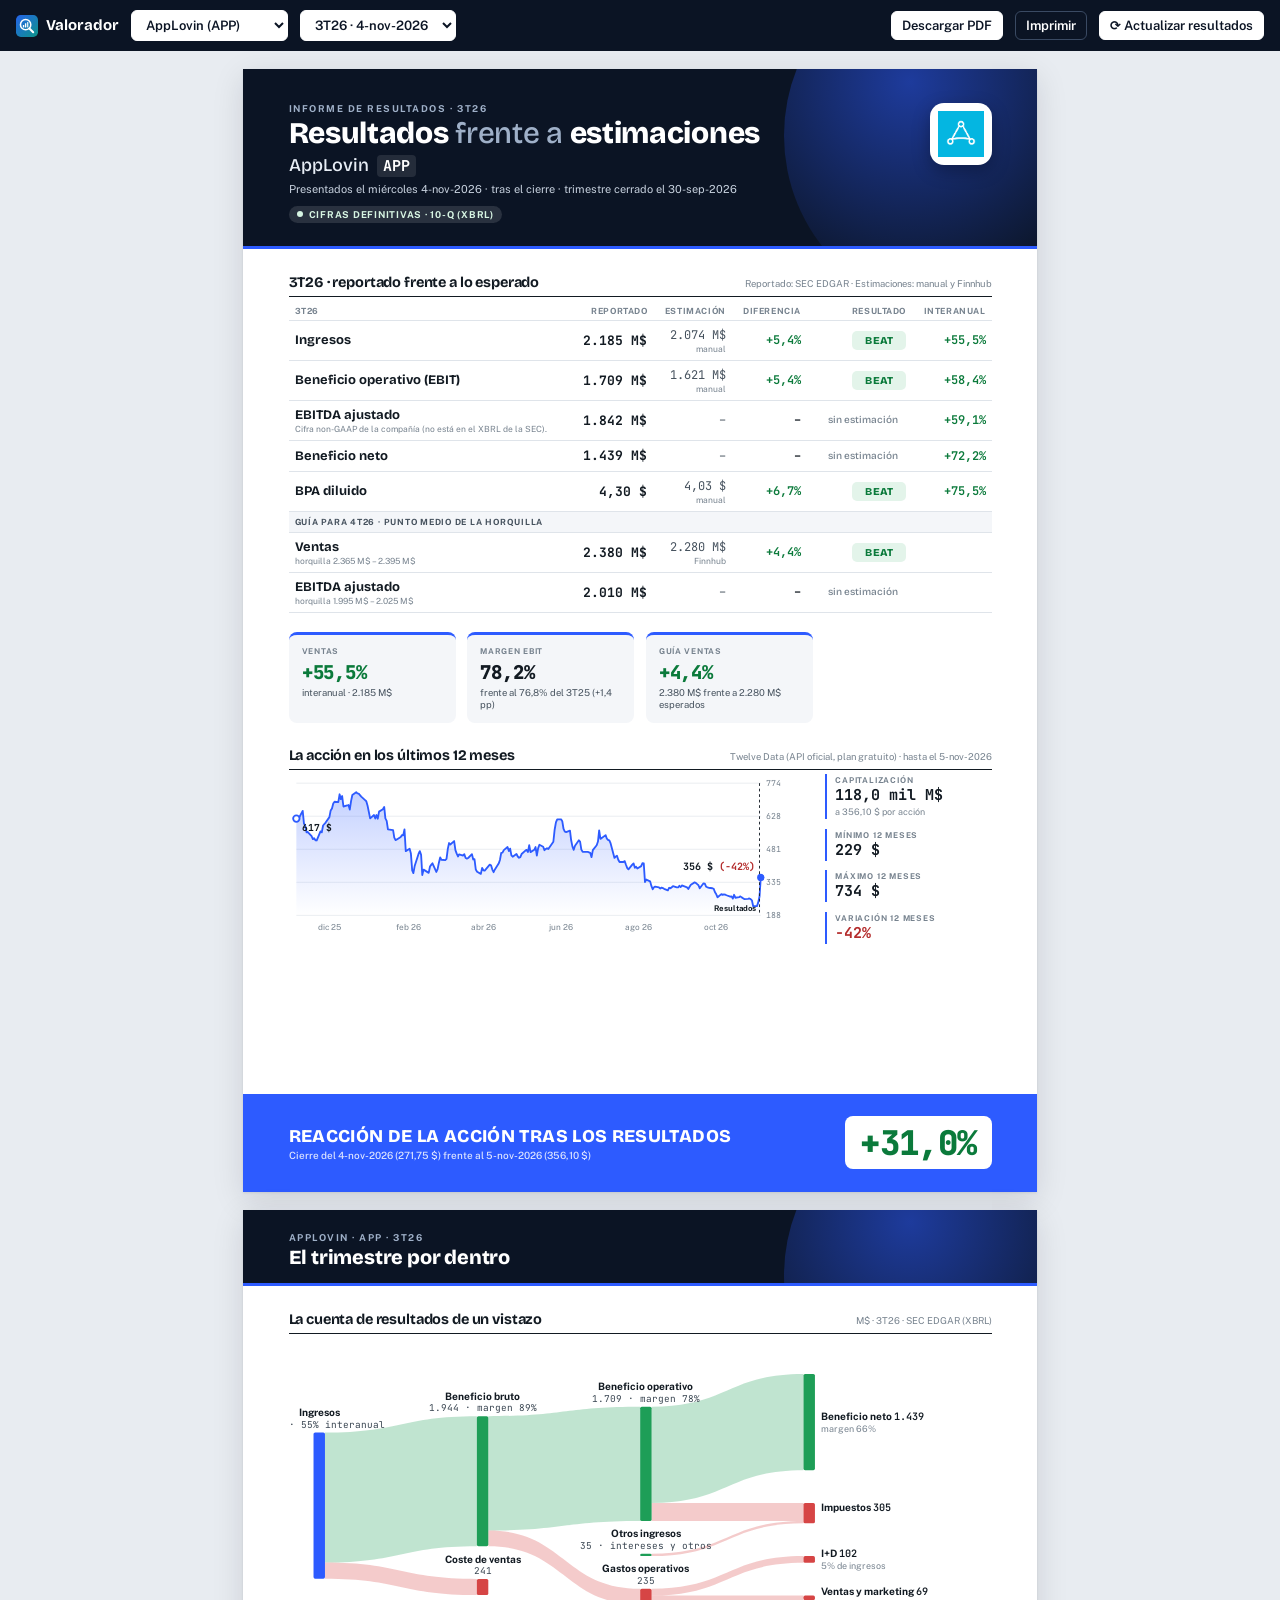
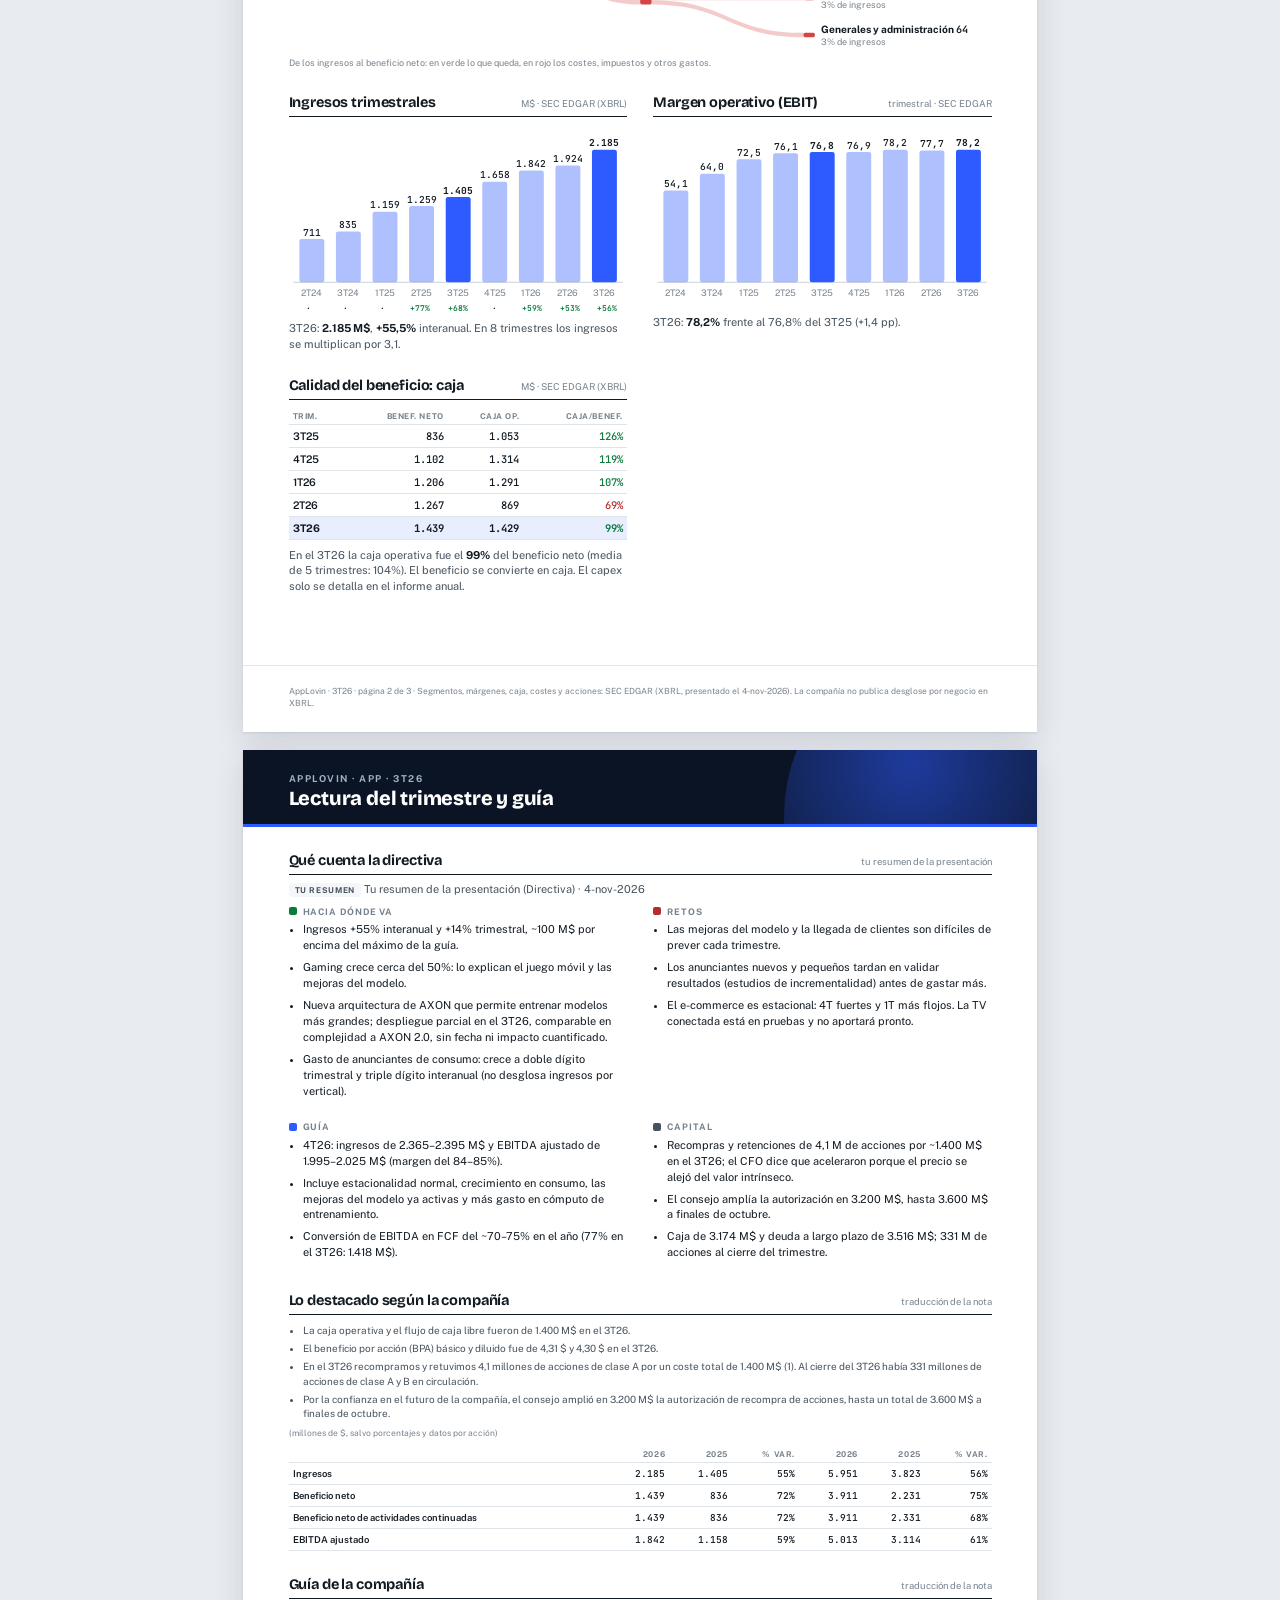
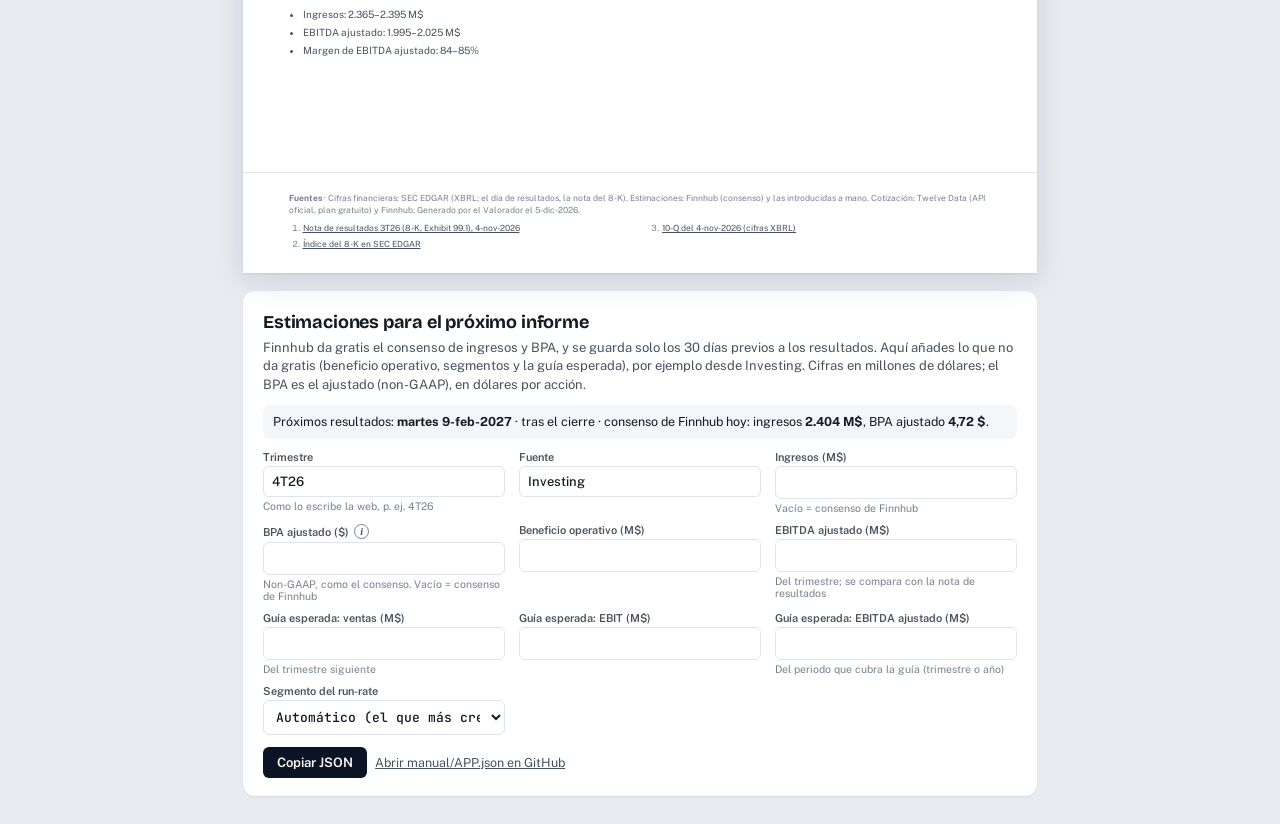
<file: resultados.html>
<!doctype html>
<html lang="es">
<head>
<meta charset="utf-8">
<meta name="viewport" content="width=device-width,initial-scale=1">
<title>Informe de resultados</title>
<link rel="icon" href="favicon.ico" sizes="any">
<link rel="icon" type="image/svg+xml" href="logo.svg">
<meta name="theme-color" content="#0B1424">
<link rel="preconnect" href="https://fonts.googleapis.com">
<link rel="preconnect" href="https://fonts.gstatic.com" crossorigin>
<link rel="stylesheet" href="https://fonts.googleapis.com/css2?family=Bricolage+Grotesque:opsz,wght@12..96,500;12..96,700;12..96,800&family=Public+Sans:wght@400;500;600;700&family=JetBrains+Mono:wght@400;600;700&display=swap">
<style>
/* Informe de resultados: hojas A4 (210 × 297 mm) que se ven igual en pantalla, al imprimir y en el PDF del Action.
   La hoja es siempre clara (es un documento); el fondo de la pantalla sigue el tema del sistema. */
:root{
  --bg:#E8ECF1; --paper:#FFFFFF; --ink:#121A22; --ink2:#46525E; --muted:#76828E; --line:#DFE4EA; --soft:#F4F6F9;
  --night:#0B1424; --night2:#16233A; --beat:#0B7A3B; --beatbg:#E3F4EA; --miss:#B42C2C; --missbg:#FBE6E6; --even:#6B7280;
  --brand:#2a78d6; --onbrand:#fff; --brandsoft:rgba(42,120,214,.12);
  --f-display:"Bricolage Grotesque","Segoe UI",system-ui,sans-serif;
  --f-body:"Public Sans","Segoe UI",system-ui,sans-serif;
  --f-num:"JetBrains Mono",ui-monospace,Menlo,monospace;
}
@media (prefers-color-scheme: dark){:root:not([data-theme="light"]){--bg:#0D1115}}
:root[data-theme="dark"]{--bg:#0D1115}
*{box-sizing:border-box}
[hidden]{display:none!important}
html,body{margin:0}
body{background:var(--bg);color:var(--ink);font-family:var(--f-body);font-size:12px;line-height:1.45;-webkit-print-color-adjust:exact;print-color-adjust:exact}
h1,h2,h3{font-family:var(--f-display);margin:0;letter-spacing:-.01em;text-wrap:balance}
.num{font-family:var(--f-num);font-variant-numeric:tabular-nums}
a{color:inherit}

/* ---------- barra de pantalla (no se imprime) ---------- */
.bar{position:sticky;top:0;z-index:5;background:var(--night);color:#fff;display:flex;flex-wrap:wrap;gap:8px 12px;align-items:center;padding:10px 16px}
.bar .brand{display:flex;align-items:center;gap:8px;font-family:var(--f-display);font-weight:700;font-size:15px;color:#fff;text-decoration:none}
.bar .brand img{width:22px;height:22px}
.bar select,.bar button,.bar a.btn{font:600 13px var(--f-body);background:#fff;color:var(--night);border:1px solid #fff;border-radius:6px;padding:6px 10px;cursor:pointer;text-decoration:none}
.bar .ghost{background:transparent!important;color:#fff!important;border-color:#3A4A63!important}
.bar .sp{flex:1}
.bar .msg{font-size:12px;color:#C9D3E0;flex-basis:100%}
.bar .msg:empty{display:none}
.bar .msg b{color:#fff}
:focus-visible{outline:2px solid #4DB6BA;outline-offset:2px}

/* ---------- hojas ---------- */
.sheets{display:flex;flex-direction:column;align-items:center;gap:18px;padding:18px 0 28px}
.sheet{width:210mm;min-height:297mm;background:var(--paper);box-shadow:0 1px 2px rgba(0,0,0,.08),0 8px 30px rgba(11,20,36,.12);position:relative;display:flex;flex-direction:column}
.sheet.p1{height:297mm;overflow:hidden}
.sheet.flow{height:297mm;overflow:hidden}
.pad{padding:0 12mm}

/* cabecera nocturna con el color de la compañía */
.mast{background:var(--night);color:#fff;padding:9mm 12mm 7mm;position:relative;overflow:hidden}
.mast::after{content:"";position:absolute;right:-28mm;top:-30mm;width:95mm;height:95mm;border-radius:50%;background:radial-gradient(circle at 35% 35%,var(--brand) 0,transparent 68%);opacity:.55}
.mast::before{content:"";position:absolute;left:0;right:0;bottom:0;height:3px;background:var(--brand)}
.mast .row{display:flex;justify-content:space-between;gap:16px;align-items:flex-start;position:relative;z-index:1}
.kicker{font:700 9.5px var(--f-body);letter-spacing:.16em;text-transform:uppercase;color:#9FB0C8}
.mast h1{font-size:30px;font-weight:800;line-height:1.02;margin-top:4px}
.mast h1 em{font-style:normal;color:#9FB0C8;font-weight:500}
.mast .co{font:500 18px var(--f-display);margin-top:5px;color:#E7EDF5}
.mast .co b{font-family:var(--f-num);font-weight:700;font-size:15px;color:#fff;background:rgba(255,255,255,.1);padding:1px 6px;border-radius:4px;margin-left:4px}
.mast .when{font-size:11px;color:#C9D3E0;margin-top:6px}
.badge{width:62px;height:62px;border-radius:14px;background:#fff;display:grid;place-items:center;flex:none;box-shadow:0 6px 18px rgba(0,0,0,.3);overflow:hidden}
.badge img{width:46px;height:46px;object-fit:contain}
.badge span{font:800 22px var(--f-display);color:var(--brand)}
.state{display:inline-flex;gap:6px;align-items:center;font:700 9.5px var(--f-body);letter-spacing:.08em;text-transform:uppercase;padding:3px 8px;border-radius:999px;margin-top:8px}
.state.def{background:rgba(255,255,255,.12);color:#D7F5E3}
.state.prov{background:#F59E0B;color:#1F1300}
.state i{width:6px;height:6px;border-radius:50%;background:currentColor}

/* tabla principal */
.sec{margin-top:6mm}
.sech{display:flex;align-items:baseline;justify-content:space-between;gap:10px;border-bottom:1.5px solid var(--ink);padding-bottom:3px;margin-bottom:4px}
.sech h2{font-size:14.5px;font-weight:700}
.sech .src{font-size:9.5px;color:var(--muted);text-align:right}
table.rt{width:100%;border-collapse:collapse}
.rt th{font:700 8.5px var(--f-body);letter-spacing:.07em;text-transform:uppercase;color:var(--muted);text-align:right;padding:5px 6px 4px;border-bottom:1px solid var(--line)}
.rt th:first-child{text-align:left}
.rt td{padding:6px 6px;border-bottom:1px solid var(--line);text-align:right;vertical-align:middle}
.rt td:first-child{text-align:left}
.rt tr.main td:first-child{font:700 13px var(--f-display)}
.rt tr.seg td:first-child{padding-left:16px;color:var(--ink2);font-weight:500}
.rt tr.seg td:first-child::before{content:"↳ ";color:var(--muted)}
.rt td.v{font:700 13px var(--f-num)}
.rt tr.seg td.v{font-weight:600;font-size:12px}
.rt td.e{font:400 12px var(--f-num);color:var(--ink2)}
.rt td.d{font:600 12px var(--f-num)}
.rt .sub{display:block;font:400 8.5px var(--f-body);color:var(--muted);margin-top:1px;white-space:normal}
.rt td:first-child .sub{max-width:72mm}
.chip{display:inline-block;min-width:54px;text-align:center;font:800 10.5px var(--f-display);letter-spacing:.04em;text-transform:uppercase;padding:3px 8px;border-radius:5px}
.chip.Beat{background:var(--beatbg);color:var(--beat)}
.chip.Miss{background:var(--missbg);color:var(--miss)}
.chip.line{background:var(--soft);color:var(--even)}
.chip.na{color:var(--muted);font-weight:500;text-transform:none;letter-spacing:0;font-size:10px;background:none}
.up{color:var(--beat)} .dn{color:var(--miss)}
.rt tr.gh td{background:var(--soft);font:700 8.5px var(--f-body);letter-spacing:.09em;text-transform:uppercase;color:var(--ink2);padding:5px 6px}
.pend{font-size:10px;color:var(--muted);font-style:italic}

/* cotización */
.mkt{display:grid;grid-template-columns:minmax(0,1fr) 44mm;gap:6mm;align-items:stretch}
.chart svg,.sheet svg{display:block;width:100%;height:auto}
.sheet svg text{font-family:var(--f-body)}
.sheet svg text[font-family]{font-family:var(--f-num)}
.keys{display:grid;grid-template-columns:repeat(4,minmax(0,1fr));gap:3mm;margin-top:5mm}
.key{background:var(--soft);border-radius:8px;padding:3mm 3.5mm;border-top:3px solid var(--brand)}
.key .k{font:700 8px var(--f-body);letter-spacing:.09em;text-transform:uppercase;color:var(--muted)}
.key .v{font:800 19px var(--f-num);margin-top:1mm;letter-spacing:-.01em}
.key .s{font-size:9.5px;color:var(--ink2);margin-top:.5mm;line-height:1.3}
.sech .src{max-width:58%}
.stats{display:flex;flex-direction:column;gap:2.5mm;justify-content:center}
.stat{border-left:2px solid var(--brand);padding:1px 0 1px 8px}
.stat .k{font:700 8px var(--f-body);letter-spacing:.1em;text-transform:uppercase;color:var(--muted)}
.stat .v{font:700 15px var(--f-num)}
.stat .s{font-size:9px;color:var(--muted)}

/* cita */
.quote{position:relative;margin-top:5mm;padding:4mm 6mm 4mm 14mm;border:1px solid var(--line);border-radius:10px;background:linear-gradient(90deg,var(--brandsoft),transparent 70%)}
.quote::before{content:"“";position:absolute;left:4mm;top:-2mm;font:800 54px var(--f-display);color:var(--brand);line-height:1}
.quote p{margin:0;font:500 12.5px/1.45 var(--f-display);color:var(--ink)}
.quote .who{margin-top:4px;font-size:10px;color:var(--muted)}

/* banda de reacción */
.react{margin-top:auto;background:var(--brand);color:var(--onbrand);display:flex;align-items:center;justify-content:space-between;gap:12px;padding:6mm 12mm}
.react .t{font:800 18px var(--f-display);letter-spacing:.02em;text-transform:uppercase}
.react .t small{display:block;font:500 10px var(--f-body);letter-spacing:0;text-transform:none;opacity:.85;margin-top:2px}
.react .v{font:800 34px var(--f-num);letter-spacing:-.02em;background:var(--paper);color:var(--ink);padding:1mm 4mm;border-radius:8px}
.react .v.dn{color:var(--miss)} .react .v.up{color:var(--beat)}

/* página 2 */
.mast.slim{padding:6mm 12mm 5mm}
.mast.slim h1{font-size:20px}
.g2{display:grid;grid-template-columns:repeat(2,minmax(0,1fr));gap:7mm}
.hbars{display:flex;flex-direction:column;gap:2.2mm;margin-top:2mm}
.hb{display:grid;grid-template-columns:34mm minmax(0,1fr) 14mm;gap:6px;align-items:center}
.hb .n{font-size:10.5px;font-weight:600;line-height:1.15}
.hb .n small{display:block;font:400 8.5px var(--f-num);color:var(--muted)}
.hb .track{height:11px;background:var(--soft);border-radius:3px;position:relative;overflow:hidden}
.hb .fill{position:absolute;top:0;bottom:0;left:0;border-radius:3px;background:var(--brand)}
.hb .fill.neg{background:var(--miss)}
.hb .p{font:700 11px var(--f-num);text-align:right}
.hb.star .n{color:var(--brand)}
.minit{width:100%;border-collapse:collapse;margin-top:2mm}
.minit th{font:700 8px var(--f-body);letter-spacing:.07em;text-transform:uppercase;color:var(--muted);text-align:right;padding:3px 4px;border-bottom:1px solid var(--line)}
.minit th:first-child,.minit td:first-child{text-align:left}
.minit td{font:500 10.5px var(--f-num);text-align:right;padding:4px;border-bottom:1px solid var(--line)}
.minit td:first-child{font:600 10.5px var(--f-body)}
.lead{font-size:11px;color:var(--ink2);margin:2mm 0 0}
.lead.sm{font-size:9px;color:var(--muted)}
.g2.grid{row-gap:0;align-items:start}
.yoy{display:flex;justify-content:space-around;font:600 8px var(--f-num);margin:-1mm 0 0;padding:0 1px}
.yoy span{flex:1;text-align:center}
.minit td:last-child{white-space:nowrap}
.minit tr.cur td{font-weight:700;background:var(--brandsoft)}
.keys.tight{margin-top:2mm}
.keys.tight .v{font-size:17px}
.key .v.up{color:var(--beat)} .key .v.dn{color:var(--miss)}
.nt{font-size:9px;color:var(--muted);font-style:italic}
.ftab{margin-top:2mm}
.ftab td{font-size:9.5px}
.ftab td:first-child{font-size:9.5px}
.cab{font-size:8.5px;color:var(--muted);margin-top:1.5mm}
.lead b{color:var(--ink)}
.cols4{display:grid;grid-template-columns:repeat(2,minmax(0,1fr));gap:4mm 7mm;margin-top:2mm}
.cols4 h3{font:700 9px var(--f-body);letter-spacing:.1em;text-transform:uppercase;color:var(--muted);margin-bottom:1.5mm;display:flex;align-items:center;gap:6px}
.cols4 h3 i{width:8px;height:8px;border-radius:2px;background:var(--ink2)}
.cols4 h3.up i{background:var(--beat)} .cols4 h3.dn i{background:var(--miss)} .cols4 h3.br i{background:var(--brand)}
.cols4>div{break-inside:avoid}
.sec{break-inside:avoid}
.cols4 ul{margin:0;padding-left:14px} .cols4 li{margin:0 0 1.6mm;font-size:11px}
.tag{display:inline-block;font:700 8px var(--f-body);letter-spacing:.08em;text-transform:uppercase;padding:2px 6px;border-radius:4px;background:var(--soft);color:var(--ink2)}
.tag.prop{background:#FEF3C7;color:#78350F}
.gtext{font-size:10px;color:var(--ink2);margin:2mm 0 0;padding-left:14px}
.gtext li{margin-bottom:1mm}
.foot{margin-top:auto;padding:5mm 12mm 6mm;border-top:1px solid var(--line);font-size:8.5px;color:var(--muted);display:flex;flex-direction:column;gap:1.5mm}
.foot a{color:var(--ink2)}
.foot ol{margin:0;padding-left:14px;columns:2;column-gap:8mm}
.foot li{break-inside:avoid;margin-bottom:.8mm}
.empty{font-size:10.5px;color:var(--muted);font-style:italic;padding:3mm;border:1px dashed var(--line);border-radius:8px;margin-top:2mm}
.warns{margin:3mm 0 0;padding:2.5mm 4mm;background:#FFF7E6;border:1px solid #F5D49A;border-radius:8px;font-size:10px;color:#6B4600}
.warns ul{margin:0;padding-left:14px}

/* ---------- panel de estimaciones (solo pantalla) ---------- */
.panel{width:min(210mm,calc(100% - 24px));background:var(--paper);border-radius:12px;padding:18px 20px;box-shadow:0 1px 2px rgba(0,0,0,.08)}
.panel h2{font-size:18px;font-weight:700}
.panel p{margin:4px 0 10px;color:var(--ink2);font-size:13px}
.form{display:grid;grid-template-columns:repeat(auto-fill,minmax(190px,1fr));gap:10px 14px}
.form label{display:flex;flex-direction:column;gap:3px;font:600 11px var(--f-body);color:var(--ink2)}
.form input,.form select{font:500 13px var(--f-num);padding:7px 8px;border:1px solid var(--line);border-radius:6px;background:#fff;color:var(--ink)}
.form input[type=text]{font-family:var(--f-body)}
.form .hint{font:400 10.5px var(--f-body);color:var(--muted)}
.form label{position:relative}
.ib{display:inline-flex;align-items:center;justify-content:center;width:15px;height:15px;margin-left:5px;padding:0;border:1px solid var(--muted);border-radius:50%;background:#fff;color:var(--ink2);font:italic 700 10px Georgia,serif;cursor:pointer;vertical-align:1px}
.ib:hover,.ib[aria-expanded=true]{background:var(--night);border-color:var(--night);color:#fff}
.ibox{position:absolute;z-index:20;top:22px;left:0;width:min(380px,86vw);background:#fff;border:1px solid var(--line);border-left:3px solid var(--night);border-radius:0 8px 8px 0;box-shadow:0 6px 20px rgba(0,0,0,.14);padding:10px 12px;font:400 12px/1.5 var(--f-body);color:var(--ink)}
.ibox[hidden]{display:none}
.ibox b{font-weight:700}.ibox p{margin:0 0 6px;font-size:12px;color:var(--ink)}
.ibox .fx{display:flex;align-items:center;justify-content:center;gap:6px;margin:4px 0 8px;padding:8px;background:var(--soft);border-radius:6px;font:400 13px/1.3 Georgia,"Times New Roman",serif}
.ibox .frac{display:inline-flex;flex-direction:column;text-align:center}.ibox .frac>span:first-child{border-bottom:1px solid currentColor;padding:0 4px 2px}.ibox .frac>span:last-child{padding:2px 4px 0}.ibox sub{font-size:9px}
.ibox ul{margin:2px 0 6px;padding-left:16px}.ibox li{margin:1px 0}
.ibox .ref2{font-size:10.5px;color:var(--muted);margin:0}
.actions{display:flex;flex-wrap:wrap;gap:8px;align-items:center;margin-top:12px}
.actions button{font:600 13px var(--f-body);background:var(--night);color:#fff;border:0;border-radius:6px;padding:8px 14px;cursor:pointer}
.actions button.alt{background:#fff;color:var(--night);border:1px solid var(--line)}
.actions .out{font-size:12.5px;color:var(--ink2)}
.ref{font-size:12.5px;background:var(--soft);border-radius:8px;padding:8px 10px;margin-bottom:12px}
.loading{color:var(--muted);font-size:14px;padding:60px 20px;text-align:center}

@page{size:A4;margin:0}
@media print{
  body{background:#fff}
  .bar,.panel,.noprint{display:none!important}
  .sheets{padding:0;gap:0;display:block}
  .sheet{box-shadow:none;break-after:page;margin:0;zoom:1!important}
  .sheet:last-child{break-after:auto}
}
@media screen and (max-width:840px){ .bar .brand span{display:none} }
</style>
</head>
<body>
<div class="bar" id="bar">
  <a class="brand" href="valorador.html" id="back"><img src="logo.svg" alt=""><span>Valorador</span></a>
  <select id="selT" aria-label="Compañía"></select>
  <select id="selP" aria-label="Trimestre"></select>
  <span class="sp"></span>
  <a class="btn" id="btnPdf" href="#" hidden download>Descargar PDF</a>
  <button type="button" class="ghost" id="btnPrint">Imprimir</button>
  <button type="button" id="btnRun" title="Lanza la actualización de esta compañía en GitHub (SEC, precio e informe)">⟳ Actualizar resultados</button>
  <div class="msg" id="msg" role="status" aria-live="polite"></div>
</div>
<div class="sheets" id="sheets"><div class="loading">Cargando el informe…</div></div>

<script src="cuenta.js"></script>
<script>
"use strict";
const $=id=>document.getElementById(id);
const Q=new URLSearchParams(location.search);
const PDF=Q.get("pdf")==="1";
if(PDF) document.body.classList.add("pdfmode");
const esc=s=>String(s==null?"":s).replace(/[&<>"']/g,c=>({"&":"&amp;","<":"&lt;",">":"&gt;",'"':"&quot;","'":"&#39;"}[c]));
const fin=x=>typeof x==="number"&&isFinite(x);
const nf=(x,d=0)=>fin(x)?x.toLocaleString("es-ES",{minimumFractionDigits:d,maximumFractionDigits:d,useGrouping:"always"}):"–";
const MES=["ene","feb","mar","abr","may","jun","jul","ago","sep","oct","nov","dic"];
const DIA=["domingo","lunes","martes","miércoles","jueves","viernes","sábado"];
const fecha=s=>{ if(!s) return ""; const d=new Date(s+"T12:00:00Z"); return `${d.getUTCDate()}-${MES[d.getUTCMonth()]}-${d.getUTCFullYear()}`; };
const fechaLarga=s=>{ const d=new Date(s+"T12:00:00Z"); return `${DIA[d.getUTCDay()]} ${fecha(s)}`; };
/* importes: M$ con punto de miles, o miles de M$ para cifras grandes en titulares */
const M$=v=>fin(v)?`${nf(v/1e6,Math.abs(v)<1e8?1:0)} M$`:"–";
const usd=v=>fin(v)?`${nf(v,2)} $`:"–";
const pct=(x,d=1,sign=true)=>fin(x)?`${sign&&x>0?"+":x<0?"−":""}${nf(Math.abs(x),d)}%`:"–";
const big=v=>fin(v)?(Math.abs(v)>=1e12?`${nf(v/1e12,2)} B$`:Math.abs(v)>=1e9?`${nf(v/1e9,1)} mil M$`:M$(v)):"–";
function lsGet(k){ try{ return localStorage.getItem(k); }catch(e){ return null; } }
function lsSet(k,v){ try{ localStorage.setItem(k,v); }catch(e){} }
async function getJSON(u){ const r=await fetch(u,{cache:"no-cache"}); if(!r.ok) throw new Error(u+" → "+r.status); return r.json(); }
function repoUrl(){ const h=location.hostname, m=/^([^.]+)\.github\.io$/.exec(h); const seg=location.pathname.split("/").filter(Boolean)[0];
  return m&&seg?`https://github.com/${m[1]}/${seg}`:"https://github.com/infomercadosgbx/valorador-companias"; }
function ghRepo(){ const m=/github\.com\/([^/]+)\/([^/]+)/.exec(repoUrl()); return m?{o:m[1],r:m[2]}:null; }
const ghToken=()=>lsGet("valorador.ghtoken")||"";
async function gh(path,opt={}){ const r=await fetch("https://api.github.com"+path,{...opt,headers:{"Accept":"application/vnd.github+json","Authorization":"Bearer "+ghToken(),"X-GitHub-Api-Version":"2022-11-28",...(opt.headers||{})}});
  let j=null; try{ j=await r.json(); }catch(e){} return {ok:r.ok,status:r.status,j}; }

/* contraste del color de marca para el texto encima */
function onColor(hex){ const m=/^#?([0-9a-f]{6})$/i.exec(hex||""); if(!m) return "#fff"; const n=parseInt(m[1],16);
  const L=[n>>16&255,n>>8&255,n&255].map(c=>{c/=255; return c<=.03928?c/12.92:((c+.055)/1.055)**2.4;}); const l=.2126*L[0]+.7152*L[1]+.0722*L[2];
  return l>.42?"#121A22":"#fff"; }
function hexA(hex,a){ const m=/^#?([0-9a-f]{6})$/i.exec(hex||""); if(!m) return `rgba(42,120,214,${a})`; const n=parseInt(m[1],16); return `rgba(${n>>16&255},${n>>8&255},${n&255},${a})`; }

let COS=[], CO=null, IDX=null, REP=null;

/* ================= gráficos SVG ================= */
function priceSVG(serie,mark,color){
  if(!serie||serie.length<2) return `<div class="empty">Sin histórico de cotizaciones (falta el secret TWELVEDATA_API_KEY o aún no hay datos).</div>`;
  const W=560,H=176,L=8,R=46,T=10,B=22; const xs=serie.map(p=>Date.parse(p[0])), ys=serie.map(p=>p[1]);
  const x0=xs[0],x1=xs.at(-1); let y0=Math.min(...ys), y1=Math.max(...ys); const padY=(y1-y0)*.08||1; y0-=padY; y1+=padY;
  const X=t=>L+(t-x0)/(x1-x0||1)*(W-L-R), Y=v=>T+(1-(v-y0)/(y1-y0))*(H-T-B);
  const d=serie.map((p,i)=>`${i?"L":"M"}${X(xs[i]).toFixed(1)},${Y(ys[i]).toFixed(1)}`).join("");
  const area=`${d}L${X(x1).toFixed(1)},${H-B}L${X(x0).toFixed(1)},${H-B}Z`;
  const step=(y1-y0)/4, ticks=[0,1,2,3,4].map(i=>y0+step*i);
  const months=[]; const s=new Date(x0); s.setUTCDate(1); s.setUTCMonth(s.getUTCMonth()+1);
  for(let t=new Date(s); t.getTime()<=x1; t.setUTCMonth(t.getUTCMonth()+2)) months.push(t.getTime());
  const mk=mark?Date.parse(mark+"T00:00:00Z"):null;
  const first=ys[0], last=ys.at(-1), ch=(last/first-1)*100;
  return `<svg viewBox="0 0 ${W} ${H}" role="img" aria-label="Cotización de los últimos 12 meses">
   <defs><linearGradient id="ga" x1="0" y1="0" x2="0" y2="1"><stop offset="0" stop-color="${color}" stop-opacity=".28"/><stop offset="1" stop-color="${color}" stop-opacity="0"/></linearGradient></defs>
   ${ticks.map(v=>`<line x1="${L}" x2="${W-R}" y1="${Y(v).toFixed(1)}" y2="${Y(v).toFixed(1)}" stroke="#E9ECF0"/><text x="${W-R+6}" y="${(Y(v)+3).toFixed(1)}" font-size="9" fill="#76828E" font-family="JetBrains Mono, monospace">${nf(v,0)}</text>`).join("")}
   ${months.map(t=>`<text x="${X(t).toFixed(1)}" y="${H-6}" font-size="9" fill="#76828E" text-anchor="middle">${MES[new Date(t).getUTCMonth()]} ${String(new Date(t).getUTCFullYear()).slice(2)}</text>`).join("")}
   <path d="${area}" fill="url(#ga)"/><path d="${d}" fill="none" stroke="${color}" stroke-width="2" stroke-linejoin="round"/>
   ${mk&&mk>=x0&&mk<=x1?`<line x1="${X(mk).toFixed(1)}" x2="${X(mk).toFixed(1)}" y1="${T}" y2="${H-B}" stroke="#121A22" stroke-dasharray="3 3"/><text x="${(X(mk)-4).toFixed(1)}" y="${H-B-5}" font-size="8.5" fill="#121A22" text-anchor="end" font-weight="700">Resultados</text>`:""}
   <circle cx="${X(x0).toFixed(1)}" cy="${Y(first).toFixed(1)}" r="3.5" fill="#fff" stroke="${color}" stroke-width="2"/>
   <text x="${(X(x0)+6).toFixed(1)}" y="${(Y(first)+(Y(first)>H/2?-7:14)).toFixed(1)}" font-size="10.5" font-weight="700" font-family="JetBrains Mono, monospace" fill="#121A22">${nf(first,0)} $</text>
   <circle cx="${X(x1).toFixed(1)}" cy="${Y(last).toFixed(1)}" r="4" fill="${color}"/>
   <text x="${(X(x1)-6).toFixed(1)}" y="${(Y(last)+(Y(last)>H/2?-8:15)).toFixed(1)}" font-size="11" font-weight="700" font-family="JetBrains Mono, monospace" text-anchor="end" fill="#121A22">${nf(last,0)} $ <tspan fill="${ch>=0?"#0B7A3B":"#B42C2C"}">(${pct(ch,0)})</tspan></text>
  </svg>`;
}
function barsSVG(pts,{val,label,fmt,color,hiIdx=[],h=150,aria,w=560}){
  if(!pts.length) return "";
  const n=pts.length, rot=n>14, W=w,H=h,T=16,B=rot?34:22,L=4,R=4, gw=(W-L-R)/n, bw=Math.min(28,gw*.68);
  const vs=pts.map(val), mx=Math.max(...vs.map(v=>Math.max(v,0)),0)*1.08||1, mn=Math.min(0,...vs)*1.08;
  const Y=v=>T+(1-(v-mn)/(mx-mn))*(H-T-B);
  return `<svg viewBox="0 0 ${W} ${H}" role="img" aria-label="${esc(aria||"")}">
    <line x1="${L}" x2="${W-R}" y1="${Y(0).toFixed(1)}" y2="${Y(0).toFixed(1)}" stroke="#C9D1DA"/>
    ${pts.map((p,i)=>{ const v=vs[i], x=L+gw*i+(gw-bw)/2, y=Math.min(Y(v),Y(0)), hh=Math.abs(Y(v)-Y(0)); const hi=hiIdx.includes(i);
      return `<rect x="${x.toFixed(1)}" y="${y.toFixed(1)}" width="${bw.toFixed(1)}" height="${Math.max(hh,.5).toFixed(1)}" rx="2" fill="${hi?color:hexA(color,.38)}"/>
      <text x="${(x+bw/2).toFixed(1)}" y="${(v>=0?y-3:y+hh+9).toFixed(1)}" font-size="${n>16?7.5:8.5}" font-weight="${hi?700:500}" text-anchor="middle" font-family="JetBrains Mono, monospace" fill="#121A22">${fmt(v)}</text>
      <text x="${(x+bw/2+(rot?3:0)).toFixed(1)}" y="${(H-B+12).toFixed(1)}" font-size="8" text-anchor="${rot?"end":"middle"}" fill="#76828E"${rot?` transform="rotate(-40 ${(x+bw/2+3).toFixed(1)} ${(H-B+12).toFixed(1)})"`:""}>${esc(label(p))}</text>`; }).join("")}
  </svg>`;
}

/* ================= hojas ================= */
function chip(r){ return r?`<span class="chip ${r==="En línea"?"line":r}">${r}</span>`:`<span class="chip na">sin estimación</span>`; }
function valOf(row){ const r=row.reportado; if(!r) return null; return r.valor; }
function fmtRow(row,v){ return row.concepto==="bpa_diluido"?usd(v):M$(v); }
function srcShort(c){ if(!c) return ""; return c.fuente||""; }

function page1(R){
  const rows=R.tabla, Gi=(R.guia&&R.guia.items)||[];
  const tr=row=>{ const v=valOf(row), e=row.estimado&&row.estimado.valor, cmp=row.comparable;
    const sub=row.reportado&&row.reportado.provisional?"provisional · nota de resultados":row.pendiente?"":row.reportado&&row.reportado.derivado?row.reportado.derivado:"";
    return `<tr class="${row.tipo==="segmento"?"seg":"main"}">
      <td>${esc(row.tipo==="segmento"?nice(row.nombre):row.nombre)}${row.nota?`<span class="sub">${esc(row.nota)}</span>`:sub?`<span class="sub">${esc(sub)}</span>`:""}</td>
      <td class="v">${v!=null?fmtRow(row,v):`<span class="pend">${row.concepto==="ebitda_ajustado"?"llega con la nota":row.pendiente?"llega con el 10-Q":"pendiente"}</span>`}${cmp?`<span class="sub">ajustado ${usd(cmp.valor)}</span>`:""}</td>
      <td class="e">${fin(e)?fmtRow(row,e):"–"}${row.estimado?`<span class="sub">${esc(row.estimado.manual?"manual":"Finnhub")}</span>`:""}</td>
      <td class="d ${fin(row.dif_pct)?(row.dif_pct>=0?"up":"dn"):""}">${fin(row.dif_pct)?pct(row.dif_pct,1):"–"}</td>
      <td>${chip(row.resultado)}</td>
      <td class="d ${fin(row.interanual_pct)?(row.interanual_pct>=0?"up":"dn"):""}">${pct(row.interanual_pct,1)}</td></tr>`; };
  const gl={ingresos:"Ventas",beneficio_operativo:"Beneficio operativo (EBIT)",bpa:"BPA ajustado",ebitda:"EBITDA ajustado"};
  const gtr=g=>{ const isB=g.concepto==="bpa", f=v=>isB?usd(v):M$(v);
    return `<tr class="main"><td>${esc(gl[g.concepto]||g.concepto)}<span class="sub">${g.min!==g.max?`horquilla ${f(g.min)} – ${f(g.max)}`:"aproximadamente"}</span></td>
      <td class="v">${f(g.medio)}</td><td class="e">${g.estimado?f(g.estimado.valor):"–"}${g.estimado?`<span class="sub">${esc(g.estimado.manual?"manual":"Finnhub")}</span>`:""}</td>
      <td class="d ${fin(g.dif_pct)?(g.dif_pct>=0?"up":"dn"):""}">${fin(g.dif_pct)?pct(g.dif_pct,1):"–"}</td><td>${chip(g.resultado)}</td><td></td></tr>`; };
  const nextQ=nextLabel(R.periodo);
  const C=R.cotizacion||{}, X=R.reaccion||{};
  const reac=fin(X.variacion_pct)?pct(X.variacion_pct,1):"pendiente";
  const estSrc=[...new Set(rows.concat(Gi).map(r=>r.estimado&&r.estimado.fuente).filter(Boolean))];
  return `<section class="sheet p1">
   <header class="mast"><div class="row"><div>
     <div class="kicker">Informe de resultados · ${esc(R.periodo)}</div>
     <h1>Resultados <em>frente a</em> estimaciones</h1>
     <div class="co">${esc(R.nombre)} <b>${esc(R.ticker)}</b></div>
     <div class="when">Presentados el ${esc(fechaLarga(R.fecha_resultados))}${X.hora?` · ${esc(X.hora)}${X.hora_supuesta?" (supuesto)":""}`:""} · trimestre cerrado el ${esc(fecha(R.periodo_fin))}</div>
     <span class="state ${R.estado==="definitivo"?"def":"prov"}"><i></i>${R.estado==="definitivo"?"Cifras definitivas · "+esc((R.fuente_cifras||"").replace("SEC EDGAR · ","")):"Provisional · cifras de la nota de resultados, a la espera del 10-Q"}</span>
   </div><div class="badge">${R.logo?`<img src="${esc(R.logo)}" alt="">`:`<span>${esc(R.monograma||R.ticker.slice(0,2))}</span>`}</div></div></header>
   <div class="pad">
    <div class="sec"><div class="sech"><h2>${esc(R.periodo)} · reportado frente a lo esperado</h2><span class="src">Reportado: SEC EDGAR · Estimaciones: ${esc(estSrc.length?[...new Set(estSrc.map(s=>/^manual/.test(s)?"manual":"Finnhub"))].join(" y "):"ninguna guardada")}</span></div>
     <table class="rt"><thead><tr><th>${esc(R.periodo)}</th><th>Reportado</th><th>Estimación</th><th>Diferencia</th><th>Resultado</th><th>Interanual</th></tr></thead>
      <tbody>${rows.map(tr).join("")}
      ${Gi.length?`<tr class="gh"><td colspan="6">Guía para ${esc(guiaPeriodo(R,nextQ))} · punto medio de la horquilla</td></tr>${Gi.map(gtr).join("")}`:""}</tbody></table>
     ${R.avisos&&R.avisos.length?`<div class="warns"><ul>${R.avisos.map(a=>`<li>${esc(a)}</li>`).join("")}</ul></div>`:""}
    </div>
    ${keysHtml(R)}
    <div class="sec"><div class="sech"><h2>La acción en los últimos 12 meses</h2><span class="src">${esc(C.fuente||"")}${C.fecha_precio?` · hasta el ${esc(fecha(C.fecha_precio))}`:""}</span></div>
     <div class="mkt"><div class="chart">${priceSVG(C.serie,R.fecha_resultados,REP._brand)}</div>
      <div class="stats">
       <div class="stat"><div class="k">Capitalización</div><div class="v">${big(C.capitalizacion)}</div><div class="s">a ${C.precio?nf(C.precio,2)+" $":"–"} por acción</div></div>
       <div class="stat"><div class="k">Mínimo 12 meses</div><div class="v">${fin(C.minimo_12m)?nf(C.minimo_12m,0)+" $":"–"}</div></div>
       <div class="stat"><div class="k">Máximo 12 meses</div><div class="v">${fin(C.maximo_12m)?nf(C.maximo_12m,0)+" $":"–"}</div></div>
       <div class="stat"><div class="k">Variación 12 meses</div><div class="v ${fin(C.variacion_12m_pct)?(C.variacion_12m_pct>=0?"up":"dn"):""}">${pct(C.variacion_12m_pct,0)}</div></div>
      </div></div>
    </div>
    ${R.cita?`<div class="quote"${R.cita.cita_es?"":' lang="en"'}><p>${esc(R.cita.cita_es||R.cita.cita)}</p><div class="who" lang="es">${esc(R.cita.quien||"Dirección de la compañía")} · nota de resultados (${R.cita.cita_es?"traducción":"texto original"})</div></div>`:""}
   </div>
   <div class="react"><div class="t">Reacción de la acción tras los resultados<small>${reactTxt(X)}</small></div>
     <div class="v ${fin(X.variacion_pct)?(X.variacion_pct>=0?"up":"dn"):""}">${reac}</div></div>
  </section>`;
}
function reactTxt(X){
  if(!X.fecha_antes) return "Sin cotizaciones para calcularla";
  const base=`Cierre del ${esc(fecha(X.fecha_antes))} (${nf(X.cierre_antes,2)} $)`;
  if(X.sesion_despues){ const FH=X.fuera_de_hora||{}, ah=FH.after_hours, h=(X.hora_despues_ny||"").slice(11);
    const extra=ah&&FH.ultimo&&ah.hora_utc!==FH.ultimo.hora_utc&&fin(ah.variacion_pct)?` · after-hours del ${esc(fecha(ah.hora_ny.slice(0,10)))}: ${pct(ah.variacion_pct,1)} (${nf(ah.precio,2)} $)`:"";
    return `${base} frente a ${nf(X.cierre_despues,2)} $ en ${esc(X.sesion_despues)} (${esc(fecha(X.fecha_despues))}, ${esc(h)} h de Nueva York)${extra} · provisional hasta el cierre · Alpaca, 15 min de retraso`; }
  if(X.fecha_despues) return `${base} frente al ${esc(fecha(X.fecha_despues))} (${nf(X.cierre_despues,2)} $)${X.provisional?" · provisional, cotización de Finnhub":""}`;
  return `${base} frente al siguiente cierre`;
}
function keysHtml(R){
  const row=c=>R.tabla.find(r=>r.concepto===c)||{}, rev=row("ingresos"), op=row("beneficio_operativo");
  const M=((R.margenes||{}).trimestral)||[], cur=M.find(m=>m.periodo===R.periodo), ya=M.find(m=>m.periodo===yaLabel(R.periodo));
  const S=R.estrella, ls=S&&S.serie&&S.serie.at(-1), g=(R.guia&&R.guia.items||[]).find(x=>x.concepto==="ingresos");
  const k=[];
  if(fin(rev.interanual_pct)) k.push(["Ventas",pct(rev.interanual_pct,1),`interanual · ${M$((rev.reportado||{}).valor)}`]);
  if(cur) k.push(["Margen EBIT",`${nf(cur.margen_pct,1)}%`,ya?`frente al ${nf(ya.margen_pct,1)}% del ${ya.periodo} (${pct(cur.margen_pct-ya.margen_pct,1).replace("%"," pp")})`:"del trimestre"]);
  if(ls&&fin(ls.interanual_pct)) k.push([nice(S.nombre),pct(ls.interanual_pct,0),`run-rate ${big(ls.run_rate)}${fin(ls.margen_operativo_pct)?` · margen ${nf(ls.margen_operativo_pct,1)}%`:""}`]);
  if(g) k.push([`Guía ventas`,fin(g.dif_pct)?pct(g.dif_pct,1):M$(g.medio),fin(g.dif_pct)?`${M$(g.medio)} frente a ${M$(g.estimado.valor)} esperados`:`punto medio de ${M$(g.min)} – ${M$(g.max)}`]);
  else { const e=row("bpa_diluido"); if(fin(e.interanual_pct)) k.push(["BPA diluido",pct(e.interanual_pct,1),`interanual · ${usd((e.reportado||{}).valor)}`]); }
  if(!k.length) return "";
  return `<div class="keys">${k.slice(0,4).map(([a,b,c])=>`<div class="key"><div class="k">${esc(a)}</div><div class="v ${/^−/.test(b)?"dn":/^\+/.test(b)?"up":""}">${esc(b)}</div><div class="s">${esc(c)}</div></div>`).join("")}</div>`;
}
function nextLabel(l){ const m=/^(\d)T(\d{2})$/.exec(l||""); if(!m) return ""; let q=+m[1]+1, y=+m[2]; if(q>4){q=1;y++;} return `${q}T${String(y%100).padStart(2,"0")}`; }
function guiaPeriodo(R,nq){ const t=((R.guia&&R.guia.titulo)||"")+" "+((R.guia&&R.guia.texto)||[]).join(" ");
  if(/full[- ]year|fiscal year|for 20\d\d|20\d\d (adjusted|guidance|outlook|ongoing)|(reaffirmed|raised|updated):?\s*20\d\d|annual/i.test(t)&&!/quarter/i.test(t)) return "el ejercicio";
  return nq||"el próximo trimestre"; }

function page2(R){
  const D=R.desglose||{}, S=R.estrella, M=(R.margenes||{}).trimestral||[], Lc=R.lectura;
  const prods=(D.producto&&D.producto.length?D.producto:D.segmento)||[];
  const mxg=Math.max(5,...prods.map(p=>Math.abs(p.interanual_pct||0)));
  const sName=S?S.nombre:"";
  const hb=p=>`<div class="hb${p.nombre===sName?" star":""}"><div class="n">${esc(nice(p.nombre))}<small>${M$(p.valor)}${fin(p.peso_pct)?` · ${nf(p.peso_pct,0)}% del total`:""}</small></div>
     <div class="track"><div class="fill${(p.interanual_pct||0)<0?" neg":""}" style="width:${fin(p.interanual_pct)?Math.max(1.5,Math.abs(p.interanual_pct)/mxg*100):0}%"></div></div><div class="p ${fin(p.interanual_pct)?(p.interanual_pct>=0?"up":"dn"):""}">${pct(p.interanual_pct,0)}</div></div>`;
  const segs=(D.segmento||[]).filter(s=>(fin(s.margen_operativo_pct)||fin(s.interanual_pct))&&(s.peso_pct==null||s.peso_pct>=1));
  const ser=S&&S.serie||[], lastS=ser.at(-1);
  const curIdx=M.length-1, yaIdx=M.findIndex(m=>m.periodo===yaLabel(R.periodo));
  const lect=()=>{ if(!Lc) return `<div class="empty">Aún no hay lectura de este trimestre. Se rellena sola cuando actualizas tu resumen de la presentación (Directiva → «Lo que cuenta la compañía») o cuando llega la propuesta de revisión tras resultados.</div>`;
    const cols=[["dir","Hacia dónde va","up"],["ret","Retos","dn"],["guia","Guía","br"],["cap","Capital",""]].filter(([k])=>(Lc[k]||[]).length);
    return `<p class="lead"><span class="tag ${Lc.estado==="propuesta"?"prop":""}">${Lc.estado==="propuesta"?"Propuesta pendiente de revisar":"Tu resumen"}</span> ${esc(Lc.fuente||"")}${Lc.date?` · ${esc(Lc.date)}`:""}</p>
      <div class="cols4">${cols.map(([k,t,c])=>`<div><h3 class="${c}"><i></i>${t}</h3><ul>${Lc[k].slice(0,4).map(x=>`<li>${esc(x)}</li>`).join("")}</ul></div>`).join("")}</div>`; };
  const fuentes=[];
  const add=(t,u)=>{ if(u&&!fuentes.some(f=>f.u===u)) fuentes.push({t,u}); };
  add(`Nota de resultados ${R.periodo} (8-K, Exhibit 99.1), ${fecha(R.fecha_resultados)}`,R.informe&&R.informe.url_nota);
  add("Índice del 8-K en SEC EDGAR",R.informe&&R.informe.url_8k);
  if(R.informe&&R.informe.periodico) add(`${R.informe.periodico.formulario} del ${fecha(R.informe.periodico.fecha_presentacion)} (cifras XBRL)`,R.informe.periodico.url_indice);
  R.tabla.forEach(r=>{ if(r.reportado&&r.reportado.url) add(`${r.nombre}: ${r.reportado.fuente}`,r.reportado.url); });
  if(Lc&&Lc.url) add(Lc.doc||"Documento de la presentación",Lc.url);
  const Dn=R.dentro, star=S&&ser.length>=2, P=[];
  const pNeg=`<div class="sec"><div class="sech"><h2>Crecimiento por negocio</h2><span class="src">interanual · ${esc(R.periodo)}</span></div>
      <div class="hbars">${prods.slice(0,8).map(hb).join("")}</div>
      ${segs.length&&D.producto&&D.producto.length?`<div data-opt="5"><table class="minit"><thead><tr><th>Segmento</th><th>Ingresos</th><th>Interanual</th><th>Margen op.</th></tr></thead><tbody>${segs.slice(0,4).map(s=>`<tr><td>${esc(nice(s.nombre))}</td><td>${M$(s.valor)}</td><td class="${(s.interanual_pct||0)>=0?"up":"dn"}">${pct(s.interanual_pct,0)}</td><td>${fin(s.margen_operativo_pct)?nf(s.margen_operativo_pct,1)+"%":"–"}${fin(s.margen_operativo_ya_pct)?` <span style="color:#76828E">(${nf(s.margen_operativo_ya_pct,1)}%)</span>`:""}</td></tr>`).join("")}</tbody></table><p class="lead sm">Entre paréntesis, el margen operativo del mismo trimestre del año anterior.</p></div>`:""}</div>`;
  const pMar=`<div class="sec"><div class="sech"><h2>Margen operativo (EBIT)</h2><span class="src">trimestral · SEC EDGAR</span></div>
      ${M.length?barsSVG(M,{val:m=>m.margen_pct,label:m=>m.periodo,fmt:v=>nf(v,1),color:REP._brand,hiIdx:[curIdx,yaIdx].filter(i=>i>=0),h:165,w:300,aria:"Margen operativo trimestral"})+
        `<p class="lead">${esc(M[curIdx].periodo)}: <b>${nf(M[curIdx].margen_pct,1)}%</b>${yaIdx>=0?` frente al ${nf(M[yaIdx].margen_pct,1)}% del ${esc(M[yaIdx].periodo)} (${pct(M[curIdx].margen_pct-M[yaIdx].margen_pct,1).replace("%"," pp")})`:""}.</p>`:`<div class="empty">Sin datos de margen.</div>`}</div>`;
  const pRun=star?`<div class="sec" data-opt="4"><div class="sech"><h2>${esc(nice(S.nombre))}: run-rate</h2><span class="src">trimestre × 4 · miles de M$${S.elegido==="automático"?" · el segmento que más crece":""}</span></div>
      ${barsSVG(ser.slice(-10),{val:p=>p.run_rate/1e9,label:p=>p.periodo,fmt:v=>nf(v,v>=100?0:1),color:REP._brand,hiIdx:[Math.min(ser.length,10)-1],h:165,w:300,aria:"Run-rate trimestral del segmento"})}
      <p class="lead">${esc(R.periodo)}: <b>${big(lastS.run_rate)}</b> anualizados${fin(lastS.interanual_pct)?`, <b>${pct(lastS.interanual_pct,0)}</b> interanual`:""}${fin(lastS.margen_operativo_pct)?`; margen operativo del <b>${nf(lastS.margen_operativo_pct,1)}%</b>`:""}.</p></div>`:"";
  let pIng="", pCaja="", pGas="", strip="";
  if(Dn&&Dn.ingresos&&Dn.ingresos.length){
    const I=Dn.ingresos, mxI=Math.max(...I.map(p=>p.valor||0)), enMil=mxI>=1e10, li=I.at(-1), first=I[0];
    const yaI=I.findIndex(p=>p.periodo===yaLabel(li.periodo));
    pIng=`<div class="sec"${prods.length?' data-opt="3"':""}><div class="sech"><h2>Ingresos trimestrales</h2><span class="src">${enMil?"miles de M$":"M$"} · SEC EDGAR (XBRL)</span></div>
      ${barsSVG(I,{val:p=>p.valor/(enMil?1e9:1e6),label:p=>p.periodo,fmt:v=>nf(v,enMil?1:0),color:REP._brand,hiIdx:[I.length-1,yaI].filter(i=>i>=0),h:165,w:300,aria:"Ingresos trimestrales"})}
      <div class="yoy">${I.map(p=>`<span class="${fin(p.interanual_pct)?(p.interanual_pct>=0?"up":"dn"):""}">${fin(p.interanual_pct)?pct(p.interanual_pct,0):"·"}</span>`).join("")}</div>
      <p class="lead">${esc(li.periodo)}: <b>${M$(li.valor)}</b>${fin(li.interanual_pct)?`, <b>${pct(li.interanual_pct,1)}</b> interanual`:""}${I.length>=5&&first.valor?`. En ${I.length-1} trimestres los ingresos se multiplican por ${nf(li.valor/first.valor,1)}`:""}.${R.estado==="provisional"?" El trimestre recién presentado se añade con el 10-Q.":""}</p></div>`;
  }
  if(Dn&&Dn.caja&&Dn.caja.length){
    const C=Dn.caja.filter(c=>fin(c.caja_operativa)||fin(c.beneficio_neto)), cx=!Dn.capex_solo_anual&&C.some(c=>fin(c.capex));
    const lc=C.at(-1)||{}, conv=C.map(c=>c.conversion_pct).filter(fin), avg=conv.length?conv.reduce((a,b)=>a+b,0)/conv.length:null;
    const mm=v=>fin(v)?nf(v/1e6,0):"–";
    pCaja=`<div class="sec"><div class="sech"><h2>Calidad del beneficio: caja</h2><span class="src">M$ · SEC EDGAR (XBRL)</span></div>
      <table class="minit"><thead><tr><th>Trim.</th><th>Benef. neto</th><th>Caja op.</th>${cx?"<th>Capex</th><th>FCF</th>":""}<th>Caja/benef.</th></tr></thead>
      <tbody>${C.map((c,i)=>`<tr${i===C.length-1?' class="cur"':""}><td>${esc(c.periodo)}</td><td>${mm(c.beneficio_neto)}</td><td>${mm(c.caja_operativa)}</td>${cx?`<td>${mm(c.capex)}</td><td class="${fin(c.fcf)&&c.fcf<0?"dn":""}">${mm(c.fcf)}</td>`:""}<td class="${fin(c.conversion_pct)?(c.conversion_pct>=90?"up":c.conversion_pct<70?"dn":""):""}">${fin(c.conversion_pct)?nf(c.conversion_pct,0)+"%":"–"}</td></tr>`).join("")}</tbody></table>
      <p class="lead">${fin(lc.conversion_pct)?`En el ${esc(lc.periodo)} la caja operativa fue el <b>${nf(lc.conversion_pct,0)}%</b> del beneficio neto${fin(avg)&&conv.length>=3?` (media de ${conv.length} trimestres: ${nf(avg,0)}%)`:""}. ${cx&&fin(lc.fcf)&&lc.fcf<0?`El capex supera la caja operativa: flujo de caja libre de <b>${mm(lc.fcf)} M$</b>.`:lc.conversion_pct>=90?"El beneficio se convierte en caja.":lc.conversion_pct<70?"Parte del beneficio no llega a caja: conviene mirar circulante y partidas no monetarias.":""}`:"Sin datos de caja del trimestre."}${Dn.capex_solo_anual?" El capex solo se detalla en el informe anual.":""}</p></div>`;
  }
  if(Dn&&Dn.gastos&&Dn.gastos.length){
    const G=Dn.gastos;
    pGas=`<div class="sec" data-opt="2"><div class="sech"><h2>Estructura de costes</h2><span class="src">% de los ingresos · SEC EDGAR (XBRL)</span></div>
      <table class="minit"><thead><tr><th>Partida</th><th>${esc(Dn.periodo)}</th><th>${esc(yaLabel(Dn.periodo))}</th><th>Cambio</th></tr></thead>
      <tbody>${G.map(g=>{ const d=fin(g.pct_ya)?g.pct-g.pct_ya:null; return `<tr><td>${esc(g.nombre)}</td><td>${nf(g.pct,1)}%</td><td>${fin(g.pct_ya)?nf(g.pct_ya,1)+"%":"–"}</td><td class="${fin(d)?(d<=0?"up":"dn"):""}">${fin(d)?pct(d,1).replace("%"," pp"):"–"}</td></tr>`; }).join("")}</tbody></table>
      <p class="lead sm">Un cambio negativo es ahorro (en verde). La remuneración en acciones ya está repartida entre las demás partidas; aquí se muestra aparte por su efecto en la dilución.</p></div>`;
    const A=Dn.accionista||{}, k=[];
    if(fin(A.recompras)) k.push(["Recompras "+Dn.periodo,M$(A.recompras),fin(A.recompras_12m)?`${M$(A.recompras_12m)} en 12 meses`:(fin(A.recompras_ya)?`${M$(A.recompras_ya)} un año antes`:""),""]);
    if(fin(A.dividendos)&&A.dividendos>0) k.push(["Dividendos "+Dn.periodo,M$(A.dividendos),fin(A.dividendos_12m)?`${M$(A.dividendos_12m)} en 12 meses`:"",""]);
    if(fin(A.retorno_sobre_caja_pct)) k.push(["Devuelto al accionista",`${nf(A.retorno_sobre_caja_pct,0)}%`,`del ${esc(A.retorno_base||"flujo de caja")} de 12 meses`,""]);
    if(fin(A.acciones_var_pct)) k.push(["Acciones diluidas",pct(A.acciones_var_pct,1),`interanual · ${nf(A.acciones_diluidas/1e6,1)} M de media`,A.acciones_var_pct<=0?"up":"dn"]);
    if(fin(A.remuneracion_pct_ingresos)&&k.length<4) k.push(["Pago en acciones",`${nf(A.remuneracion_pct_ingresos,1)}%`,`de los ingresos · ${M$(A.remuneracion_acciones)}`,""]);
    if(k.length) strip=`<div class="sec" data-opt="1"><div class="sech"><h2>Retribución al accionista y dilución</h2><span class="src">${esc(Dn.periodo)} · SEC EDGAR (XBRL)</span></div>
      <div class="keys tight">${k.slice(0,4).map(([a,b,c,cl])=>`<div class="key"><div class="k">${esc(a)}</div><div class="v ${cl}">${esc(b)}</div><div class="s">${c}</div></div>`).join("")}</div></div>`;
  }
  if(prods.length) P.push(pNeg);
  else if(pIng) P.push(pIng);
  P.push(pMar);
  if(pRun) P.push(pRun);
  if(prods.length&&pIng&&!pRun) P.push(pIng);
  if(pCaja) P.push(pCaja);
  if(pGas) P.push(pGas);
  const CB=R._d&&window.Cuenta?Cuenta.build(R._d,{t:"q",lab:R.periodo},{segName:nice,colors:{rev:(h=>{const r=parseInt(h.slice(1,3),16),g=parseInt(h.slice(3,5),16),b=parseInt(h.slice(5,7),16); return r>140&&r>g*1.6&&r>b*1.4?"#2a78d6":h;})(R._brand),good:"#1E9E57",bad:"#D64545",loss:"#9E2A2A",ink:"#121A22",ink2:"#3A4652",muted:"#76828E",w:860,h:380,gap:40,minw:0}}):null;
  const pCta=CB?`<div class="sec cta"><div class="sech"><h2>La cuenta de resultados de un vistazo</h2><span class="src">M$ · ${esc(R.periodo)} · SEC EDGAR (XBRL)</span></div>${CB.svg}
      <p class="lead sm">De los ingresos al beneficio neto: en verde lo que queda, en rojo los costes, impuestos y otros gastos.${CB.model.items.some(x=>/^Otros/.test(x.n))?" «Otros gastos operativos» es la diferencia hasta el beneficio operativo.":""}</p></div>`:"";
  return `<section class="sheet flow">
   <header class="mast slim"><div class="row"><div><div class="kicker">${esc(R.nombre)} · ${esc(R.ticker)} · ${esc(R.periodo)}</div><h1>El trimestre por dentro</h1></div></div></header>
   <div class="pad">
    ${pCta}
    <div class="g2 grid">${P.join("")}</div>
    ${strip}
   </div>
   <footer class="foot"><div>${esc(R.nombre)} · ${esc(R.periodo)} · página 2 de 3 · Segmentos, márgenes, caja, costes y acciones: SEC EDGAR (XBRL${Dn&&Dn.fecha_presentacion?`, presentado el ${esc(fecha(Dn.fecha_presentacion))}`:""}). ${R.estado==="provisional"?"El desglose del trimestre recién presentado llega con el 10-Q.":""}${!prods.length?" La compañía no publica desglose por negocio en XBRL.":""}</div></footer>
  </section>
  <section class="sheet flow">
   <header class="mast slim"><div class="row"><div><div class="kicker">${esc(R.nombre)} · ${esc(R.ticker)} · ${esc(R.periodo)}</div><h1>Lectura del trimestre y guía</h1></div></div></header>
   <div class="pad">
    <div class="sec"><div class="sech"><h2>Qué cuenta la directiva</h2><span class="src">${Lc&&Lc.estado==="propuesta"?"pendiente de tu revisión":"tu resumen de la presentación"}</span></div>${lect()}</div>
    ${destacHtml(R)}
    ${guiaHtml(R)}
   </div>
   <footer class="foot">
    <div><b>Fuentes</b> · Cifras financieras: SEC EDGAR (XBRL; el día de resultados, la nota del 8-K). Estimaciones: Finnhub (consenso) y las introducidas a mano. Cotización: ${esc((R.cotizacion||{}).fuente||"Twelve Data")} y Finnhub. Generado por el Valorador${R._gen?` el ${esc(fecha(R._gen))}`:""}.</div>
    <ol>${fuentes.slice(0,10).map(f=>`<li><a href="${esc(f.u)}">${esc(f.t)}</a></li>`).join("")}</ol>
   </footer>
  </section>`;
}
/* texto de la nota: en español si hay traducción; si no, el original marcado «sin traducir» */
const liTr=(es,en)=>es?`<li>${esc(es)}</li>`:`<li><span lang="en">${esc(en)}</span> <span class="nt">(sin traducir)</span></li>`;
const srcTr=(n,tot)=>n===0?"traducción de la nota":n===tot?"texto original de la nota (sin traducir aún)":"traducción de la nota · lo pendiente, en inglés";
function destac(R){ const D=R.destacados||{}, T=D.texto||[], E=D.texto_es||[];
  return T.map((t,i)=>({en:String(t).replace(/^[•·●\-–\s]+/,"").trim(),es:E[i]||null}))
    .filter(x=>x.en.length>=40&&!/following table|\$\s?[\d,.]+\s+\$|\d\s?%\s+\d|in millions|year over year \d/i.test(x.en)); }
function destacHtml(R){
  const D=R.destacados||{}, F=(D.filas||[]).slice(0,6), L=destac(R).slice(0,F.length?4:5);
  if(L.length<2&&F.length<2) return "";
  const miss=L.filter(x=>!x.es).length+F.filter(f=>!f.etiqueta_es).length;
  const nc=Math.max(...F.map(f=>(f.valores_es||f.valores||[]).length),0);
  const cab=D.cabecera_es||D.cabecera||"", ct=cab.match(/\d[TQ]\d{2}\b|\b(?:19|20)\d{2}\b|% var\.|Var\.|Mínimo|Máximo|Acumulado(?: \d{4})?/g)||[];
  const pre=ct.length===nc&&nc?cab.slice(0,cab.indexOf(ct[0])).trim():cab;
  const head=ct.length===nc&&nc?`<thead><tr><th></th>${ct.map(c=>`<th>${esc(c)}</th>`).join("")}</tr></thead>`:"";
  const tab=F.length>=2?`${pre?`<div class="cab">${esc(pre)}</div>`:""}<table class="minit ftab" data-opt="2">${head}<tbody>${F.map(f=>{ const v=f.valores_es||f.valores||[];
      return `<tr><td>${f.etiqueta_es?esc(f.etiqueta_es):`<span lang="en">${esc(f.etiqueta)}</span>`}</td>${Array.from({length:nc},(_,i)=>`<td>${esc(v[i]||"")}</td>`).join("")}</tr>`; }).join("")}</tbody></table>`:"";
  return `<div class="sec"><div class="sech"><h2>Lo destacado según la compañía</h2><span class="src">${srcTr(miss,L.length+F.length)}</span></div>
    ${L.length?`<ul class="gtext">${L.map(x=>liTr(x.es,x.en)).join("")}</ul>`:""}${tab}</div>`;
}
function guiaHtml(R){
  const G=R.guia||{}, T=(G.texto||[]).map((t,i)=>({en:String(t).replace(/^[•·●\-–\s]+/,"").trim(),es:(G.texto_es||[])[i]||null})).filter(x=>x.en).slice(0,6);
  if(!T.length) return "";
  return `<div class="sec"><div class="sech"><h2>Guía de la compañía</h2><span class="src">${srcTr(T.filter(x=>!x.es).length,T.length)}</span></div><ul class="gtext">${T.map(x=>liTr(x.es,x.en)).join("")}</ul></div>`;
}
function yaLabel(l){ const m=/^(\d)T(\d{2})$/.exec(l||""); return m?`${m[1]}T${String(+m[2]-1).padStart(2,"0")}`:""; }
function nice(n){ return String(n||"").replace(/\s*\(Segment\)|\s+Segment$|\s+Member$/i,"").replace(/Amazon Web Services/,"AWS"); }

/* ================= panel de estimaciones ================= */
async function panelHtml(){
  let d=null; try{ d=await getJSON(`data/${CO.ticker}.json`); }catch(e){}
  let man={}; try{ man=await getJSON(`manual/${CO.ticker}.json`); }catch(e){}
  const E=d&&d.resultados_previstos&&d.resultados_previstos.proximos;
  const latest=IDX&&IDX.informes&&IDX.informes[0];
  const per=nextLabel(latest?latest.periodo:"")||"";
  const blk=man.estimaciones_resultados, items=Array.isArray(blk)?blk:blk?[blk]:[];
  const cur=items.find(x=>String(x.periodo||"").toUpperCase()===per)||{};
  const segNames=[...new Set(((REP&&REP.desglose&&((REP.desglose.producto||[]).concat(REP.desglose.segmento||[])))||[]).map(s=>s.nombre))];
  const segVals=cur.segmentos_M||{};
  const clave=(items.find(x=>x.segmento_clave)||{}).segmento_clave||"";
  const inp=(id,lab,val,hint,type="number",step="any")=>`<label>${lab}<input id="${id}" type="${type}" step="${step}" value="${val==null?"":esc(val)}">${hint?`<span class="hint">${hint}</span>`:""}</label>`;
  return `<section class="panel noprint" aria-labelledby="ph"><h2 id="ph">Estimaciones para el próximo informe</h2>
   <p>Finnhub da gratis el consenso de ingresos y BPA, y se guarda solo los 30 días previos a los resultados. Aquí añades lo que no da gratis (beneficio operativo, segmentos y la guía esperada), por ejemplo desde Investing. Cifras en millones de dólares; el BPA es el ajustado (non-GAAP), en dólares por acción.</p>
   ${E&&E.fecha?`<div class="ref">Próximos resultados: <b>${esc(fechaLarga(E.fecha))}</b>${E.hora?` · ${esc(E.hora)}`:""} · consenso de Finnhub hoy: ingresos <b>${M$(E.ingresos_estimados)}</b>, BPA ajustado <b>${usd(E.bpa_estimado)}</b>.</div>`:""}
   <div class="form">
    ${inp("f_per","Trimestre",cur.periodo||per,"Como lo escribe la web, p. ej. "+(per||"4T26"),"text")}
    ${inp("f_src","Fuente",cur.fuente||"Investing","","text")}
    ${inp("f_rev","Ingresos (M$)",cur.ingresos_M,"Vacío = consenso de Finnhub")}
    ${inp("f_eps",`<span>BPA ajustado ($)<button type="button" class="ib" aria-expanded="false" aria-controls="epsInfo" aria-label="Cómo se calcula el BPA ajustado">i</button></span><span class="ibox" id="epsInfo" role="note" hidden>${EPS_INFO}</span>`,cur.bpa,"Non-GAAP, como el consenso. Vacío = consenso de Finnhub")}
    ${inp("f_op","Beneficio operativo (M$)",cur.beneficio_operativo_M)}
    ${inp("f_ebitda","EBITDA ajustado (M$)",cur.ebitda_M,"Del trimestre; se compara con la nota de resultados")}
    ${inp("f_grev","Guía esperada: ventas (M$)",cur.guia_ingresos_M,"Del trimestre siguiente")}
    ${inp("f_gop","Guía esperada: EBIT (M$)",cur.guia_beneficio_operativo_M)}
    ${inp("f_gebitda","Guía esperada: EBITDA ajustado (M$)",cur.guia_ebitda_M,"Del periodo que cubra la guía (trimestre o año)")}
    ${segNames.map((n,i)=>inp("f_seg"+i,`${esc(nice(n))} (M$)`,segVals[n],"",)).join("")}
    <label>Segmento del run-rate<select id="f_clave"><option value="">Automático (el que más crece)</option>${segNames.map(n=>`<option${n===clave?" selected":""}>${esc(n)}</option>`).join("")}</select></label>
   </div>
   <div class="actions"><button type="button" id="btnEst">${ghToken()?"Guardar en GitHub":"Copiar JSON"}</button>${ghToken()?"":`<a class="out" href="${repoUrl()}/edit/main/manual/${CO.ticker}.json" target="_blank" rel="noopener">Abrir manual/${CO.ticker}.json en GitHub</a>`}<span class="out" id="estMsg" role="status"></span></div>
   <script type="application/json" id="segNames">${JSON.stringify(segNames).replace(/</g,"\\u003c")}<\/script>
  </section>`;
}
const EPS_INFO=`<p><b>BPA ajustado (non-GAAP) diluido</b></p>
<span class="fx"><i>BPA</i><sub>ajust.</sub> = <span class="frac"><span>Beneficio neto<sub>GAAP</sub> + Σ ajustes<sub>i</sub> · (1 − <i>t</i>)</span><span>Acciones diluidas medias</span></span></span>
<p>Parte del beneficio contable (US GAAP) y suma o resta partidas que la compañía considera no recurrentes o sin efecto en caja, netas de su efecto fiscal (t):</p>
<ul><li>Remuneración en acciones (SBC)</li><li>Amortización de intangibles adquiridos en compras</li><li>Reestructuración, litigios y costes de adquisiciones</li><li>Ganancias o pérdidas de inversiones y partidas fiscales puntuales</li></ul>
<p><b>Diluido:</b> el denominador es la media ponderada de acciones del trimestre más las que crearían opciones, RSU y convertibles (método de la acción propia, ASC 260).</p>
<p><b>Por qué este:</b> es la base en la que los analistas publican el consenso (Finnhub, Investing, LSEG I/B/E/S). Comparar un BPA GAAP con un consenso ajustado mezclaría bases.</p>
<p><b>Cautela:</b> no lo define ninguna norma contable y cada compañía elige sus ajustes. La SBC es un coste real que diluye al accionista; en software el ajustado puede doblar al GAAP.</p>
<p class="ref2">La SEC (Regulation G e Item 10(e) de Regulation S-K) obliga a conciliarlo con la cifra GAAP; la conciliación está en el Exhibit 99.1 del 8-K de resultados.</p>`;
function readForm(){
  const num=id=>{ const v=$(id)&&$(id).value.trim().replace(",","."); return v===""?null:Number(v); };
  const names=JSON.parse(($("segNames")||{}).textContent||"[]"); const seg={};
  names.forEach((n,i)=>{ const v=num("f_seg"+i); if(v!=null&&isFinite(v)) seg[n]=v; });
  const d=new Date();
  return {periodo:$("f_per").value.trim().toUpperCase(),fuente:$("f_src").value.trim(),fecha:`${d.getDate()}-${MES[d.getMonth()]}-${d.getFullYear()}`,
    ingresos_M:num("f_rev"),bpa:num("f_eps"),beneficio_operativo_M:num("f_op"),ebitda_M:num("f_ebitda"),segmentos_M:seg,
    guia_ingresos_M:num("f_grev"),guia_beneficio_operativo_M:num("f_gop"),guia_ebitda_M:num("f_gebitda"),segmento_clave:$("f_clave").value};
}
async function saveEst(){
  const it=readForm(), out=$("estMsg");
  if(!/^\dT\d{2}$/.test(it.periodo)){ out.textContent="El trimestre debe tener la forma 4T26."; return; }
  if(!ghToken()){ try{ await navigator.clipboard.writeText(JSON.stringify({estimaciones_resultados:[it]},null,1)); out.textContent="Copiado. Pégalo en manual/"+CO.ticker+".json (dentro del objeto principal)."; }catch(e){ out.textContent=JSON.stringify(it); } return; }
  const R=ghRepo(), path=`manual/${CO.ticker}.json`, url=`/repos/${R.o}/${R.r}/contents/${path}`;
  out.textContent="Guardando…";
  const g=await gh(url+"?ref=main"); let obj={}, sha;
  if(g.ok&&g.j&&g.j.content){ sha=g.j.sha; try{ obj=JSON.parse(new TextDecoder().decode(Uint8Array.from(atob(g.j.content.replace(/\s/g,"")),c=>c.charCodeAt(0)))); }catch(e){} }
  else if(g.status!==404){ out.textContent=errTxt(g.status,g.j); return; }
  const prev=obj.estimaciones_resultados, list=(Array.isArray(prev)?prev:prev?[prev]:[]).filter(x=>String(x.periodo||"").toUpperCase()!==it.periodo);
  list.push(it); obj.estimaciones_resultados=list.slice(-8);
  const body=new TextEncoder().encode(JSON.stringify(obj,null,1)+"\n"); let bin=""; body.forEach(b=>bin+=String.fromCharCode(b));
  const p=await gh(url,{method:"PUT",body:JSON.stringify({message:`Estimaciones ${CO.ticker} ${it.periodo} desde la web`,content:btoa(bin),sha,branch:"main"})});
  out.textContent=p.ok?"Guardado en GitHub. El informe las usará cuando la compañía presente resultados.":errTxt(p.status,p.j);
}
function errTxt(st,j){ return st===401?"GitHub no acepta el token (caducado o mal copiado).":st===403?"El token no tiene el permiso necesario en este repositorio.":st===404?"El token no tiene acceso a este repositorio.":st===409?"Hay un cambio más reciente: recarga y vuelve a guardar.":"Error de GitHub ("+st+"): "+((j&&j.message)||""); }

/* ================= botón «Actualizar resultados» ================= */
async function runUpdate(){
  const msg=$("msg"), R=ghRepo(), wf=`${repoUrl()}/actions/workflows/actualizar-datos.yml`;
  if(!ghToken()){ msg.innerHTML=`Para lanzarlo desde aquí, guarda tu token en <a href="valorador.html#ajustes">el valorador</a> (⋯ → Ajustes → Tu análisis y guardado en GitHub) con el permiso <b>Actions: Read and write</b> además de Contents. Mientras tanto: abre <a href="${wf}" target="_blank" rel="noopener">el workflow «Actualizar datos»</a> → <b>Run workflow</b> y escribe <b>${esc(CO.ticker)}</b> en «Tickers».`; return; }
  $("btnRun").disabled=true; msg.textContent=`Lanzando la actualización de ${CO.ticker}…`;
  const since=new Date(Date.now()-60e3).toISOString();
  const r=await gh(`/repos/${R.o}/${R.r}/actions/workflows/actualizar-datos.yml/dispatches`,{method:"POST",body:JSON.stringify({ref:"main",inputs:{tickers:CO.ticker}})});
  if(!(r.ok||r.status===204)){ $("btnRun").disabled=false;
    msg.innerHTML=r.status===403?`El token no puede lanzar workflows. En GitHub → Settings → Developer settings → <a href="https://github.com/settings/personal-access-tokens" target="_blank" rel="noopener">tu token «Valorador»</a> → Edit → Permissions: añade <b>Actions: Read and write</b> y guarda. O lánzalo a mano desde <a href="${wf}" target="_blank" rel="noopener">el workflow</a>.`:esc(errTxt(r.status,r.j)); return; }
  msg.innerHTML=`<b>En marcha.</b> Descarga la SEC, el precio y rehace el informe y su PDF: tarda 3–5 minutos.`;
  let tries=0; const poll=async()=>{ tries++;
    const q=await gh(`/repos/${R.o}/${R.r}/actions/workflows/actualizar-datos.yml/runs?event=workflow_dispatch&per_page=1&created=>${since.slice(0,19)}Z`);
    const run=q.ok&&q.j&&q.j.workflow_runs&&q.j.workflow_runs[0];
    if(run&&run.status==="completed"){
      if(run.conclusion!=="success"){ $("btnRun").disabled=false; msg.innerHTML=`La actualización terminó con error. <a href="${run.html_url}" target="_blank" rel="noopener">Ver el detalle</a>.`; return; }
      // Los datos ya están en el repositorio; falta que «Publicar web» los suba a GitHub Pages.
      msg.innerHTML=`<b>Datos listos.</b> Publicando la web… (se recarga sola)`;
      const done=new Date(new Date(run.updated_at||Date.now()).getTime()-20e3).toISOString(); let t2=0;
      const pub=async()=>{ t2++;
        const p=await gh(`/repos/${R.o}/${R.r}/actions/workflows/publicar-web.yml/runs?per_page=5&created=>${done.slice(0,19)}Z`);
        const ok=p.ok&&p.j&&(p.j.workflow_runs||[]).find(x=>x.status==="completed"&&x.conclusion==="success");
        if(ok){ msg.innerHTML=`<b>Listo.</b> Recargando…`; setTimeout(()=>location.reload(),5000); return; }
        if(t2<20) setTimeout(pub,10000); else { $("btnRun").disabled=false; msg.innerHTML=`<b>Listo.</b> <a href="#" onclick="location.reload();return false">Recarga la página</a> en un minuto.`; } };
      setTimeout(pub,10000); return; }
    if(run) msg.innerHTML=`<b>En marcha</b> (${run.status==="queued"?"en cola":"descargando y generando"}) · <a href="${run.html_url}" target="_blank" rel="noopener">ver en GitHub</a>`;
    if(tries<45) setTimeout(poll,20000); else $("btnRun").disabled=false; };
  setTimeout(poll,8000);
}

/* ================= carga ================= */
/* Cada hoja es un A4 fijo: si el contenido no cabe, se quitan bloques secundarios
   (data-opt: el número más alto se quita antes) hasta que cabe. */
function fitSheets(){
  document.querySelectorAll(".sheet").forEach(sh=>{ sh.style.zoom="";
    for(let n=0;n<8&&sh.scrollHeight>sh.clientHeight+1;n++){
      const c=[...sh.querySelectorAll("[data-opt]")].filter(e=>e.style.display!=="none");
      if(!c.length) break;
      c.sort((a,b)=>(+b.dataset.opt)-(+a.dataset.opt))[0].style.display="none"; } });
}
function fitZoom(){ if(PDF) return; const w=document.documentElement.clientWidth-16, s=Math.min(1,w/794);
  document.querySelectorAll(".sheet").forEach(el=>el.style.zoom=s<1?String(s):""); }
async function load(){
  try{ COS=(await getJSON("companies.json")).companies; }catch(e){ $("sheets").innerHTML=`<div class="loading">No se pudo cargar companies.json.</div>`; return; }
  let t=(Q.get("t")||lsGet("valorador.resultados.t")||"").toUpperCase();
  if(!COS.some(c=>c.ticker===t)) t=COS[0].ticker;
  CO=COS.find(c=>c.ticker===t);
  $("selT").innerHTML=COS.map(c=>`<option value="${esc(c.ticker)}"${c.ticker===t?" selected":""}>${esc(c.nombre)} (${esc(c.ticker)})</option>`).join("");
  $("back").href=`valorador.html#${encodeURIComponent(t)}/resumen`; lsSet("valorador.resultados.t",t);
  try{ IDX=await getJSON(`data/resultados/${t}/index.json`); }catch(e){ IDX=null; }
  const list=(IDX&&IDX.informes)||[];
  if(!list.length){ $("selP").hidden=true; $("sheets").innerHTML=`<div class="loading">Todavía no hay informe de resultados de ${esc(CO.nombre)}. Se genera en la próxima actualización (o pulsa «Actualizar resultados»).</div>`; window.__listo=true; return; }
  let p=(Q.get("p")||"").toUpperCase(); if(!list.some(x=>x.periodo===p)) p=list[0].periodo;
  $("selP").hidden=false; $("selP").innerHTML=list.map(x=>`<option value="${esc(x.periodo)}"${x.periodo===p?" selected":""}>${esc(x.periodo)} · ${esc(fecha(x.fecha_resultados))}${x.estado==="provisional"?" · provisional":""}</option>`).join("");
  const it=list.find(x=>x.periodo===p);
  REP=await getJSON(`data/resultados/${t}/${it.json}`);
  REP._brand=/^#[0-9a-f]{6}$/i.test(REP.color||"")?REP.color:"#2a78d6";
  try{ REP._d=await getJSON(`data/${t}.json`); }catch(e){ REP._d=null; }
  REP._gen=new Date().toISOString().slice(0,10);
  const root=document.documentElement.style; root.setProperty("--brand",REP._brand); root.setProperty("--onbrand",onColor(REP._brand)); root.setProperty("--brandsoft",hexA(REP._brand,.10));
  document.title=`Resultados ${REP.periodo} · ${REP.nombre} (${REP.ticker})`;
  const pdf=$("btnPdf"); if(it.pdf){ pdf.hidden=false; pdf.href=`data/resultados/${t}/${it.pdf}${it.pdf_de?`?v=${encodeURIComponent(it.pdf_de)}`:""}`; pdf.setAttribute("download",`Resultados ${REP.ticker} ${REP.periodo}.pdf`); } else pdf.hidden=true;
  $("sheets").innerHTML=page1(REP)+page2(REP)+(PDF?"":await panelHtml());
  try{ await document.fonts.ready; }catch(e){}
  fitSheets();
  fitZoom();
  try{ await document.fonts.ready; }catch(e){}
  window.__listo=true;
}
$("selT").addEventListener("change",e=>{ const u=new URL(location.href); u.searchParams.set("t",e.target.value); u.searchParams.delete("p"); location.href=u.toString(); });
$("selP").addEventListener("change",e=>{ const u=new URL(location.href); u.searchParams.set("p",e.target.value); location.href=u.toString(); });
$("btnPrint").addEventListener("click",()=>window.print());
$("btnRun").addEventListener("click",runUpdate);
document.addEventListener("click",e=>{ if(e.target.closest("#btnEst")) saveEst();
  const ib=e.target.closest(".ib");
  document.querySelectorAll(".ib").forEach(b=>{ const box=$(b.getAttribute("aria-controls")); if(!box) return;
    const open=b===ib?box.hidden:(box.contains(e.target)&&!box.hidden);
    box.hidden=!open; b.setAttribute("aria-expanded",String(open)); });
  if(ib||e.target.closest(".ibox")) e.preventDefault(); });
document.addEventListener("keydown",e=>{ if(e.key==="Escape") document.querySelectorAll(".ib[aria-expanded=true]").forEach(b=>{ $(b.getAttribute("aria-controls")).hidden=true; b.setAttribute("aria-expanded","false"); b.focus(); }); });
window.addEventListener("resize",fitZoom);
window.addEventListener("beforeprint",()=>document.querySelectorAll(".sheet").forEach(el=>el.style.zoom=""));
window.addEventListener("afterprint",fitZoom);
load().catch(e=>{ console.error(e); $("sheets").innerHTML=`<div class="loading">No se pudo cargar el informe: ${esc(e.message)}</div>`; window.__listo=true; });
</script>
</body>
</html>
</file>
